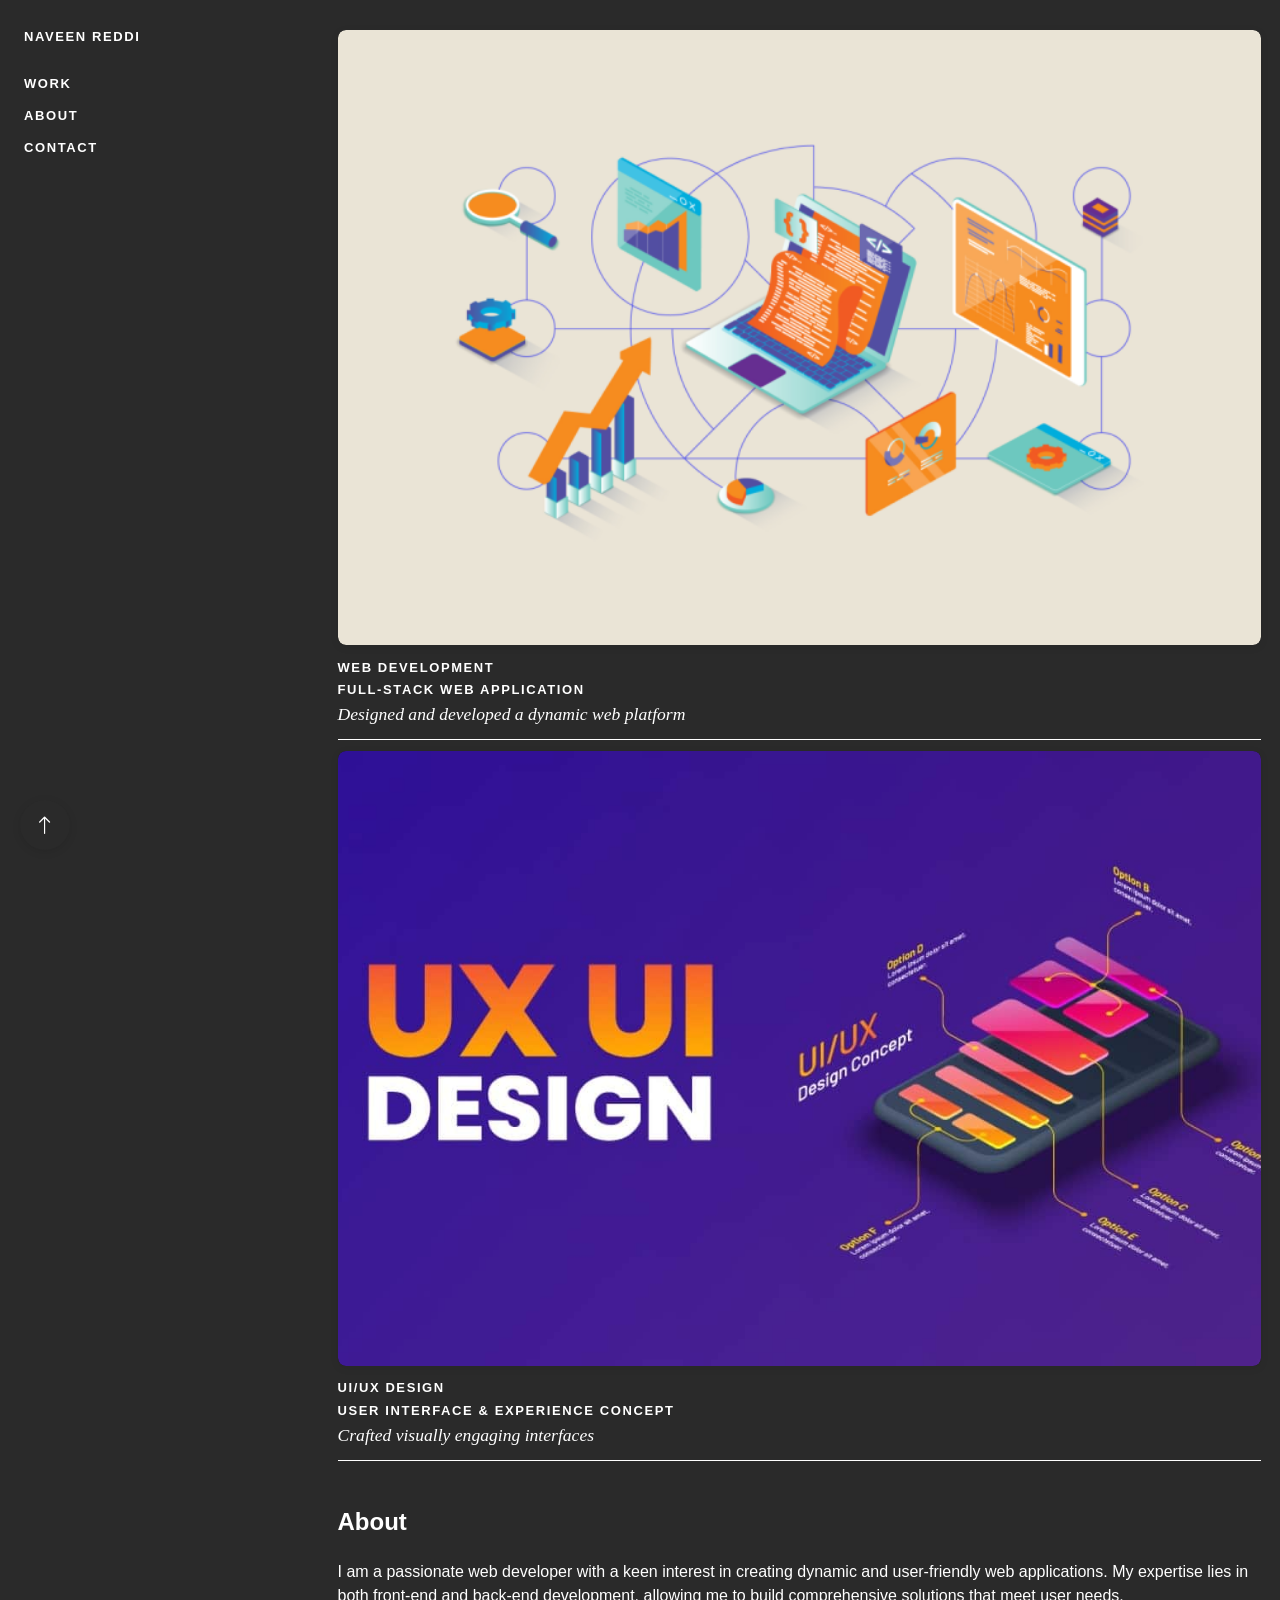
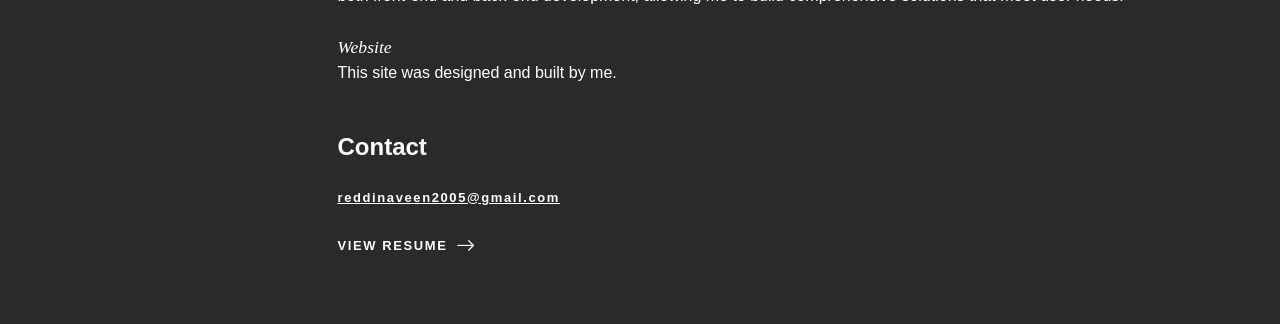
<file: docs/index.html>
<!DOCTYPE html>
<html lang="en">

<head>
    <meta charset="UTF-8" />
    <meta name="viewport" content="width=device-width, initial-scale=1.0" />
    <title>rnav</title>
    <link rel="icon" href="Assets/favicon_io/favicon.ico" type="image/x-icon" />
    <link rel="stylesheet" href="style.css" />
    <link rel="stylesheet" href="https://cdn.jsdelivr.net/npm/bootstrap-icons@1.13.1/font/bootstrap-icons.min.css">
</head>

<body>
    <div class="landing-page">
        <div class="col-1">
            <header>
                <div class="menu" style="padding-left: 5px;">
                    <div class="menu-home">
                        <a href="#">Naveen Reddi</a>
                    </div>
                    <button class="menu-toggle" aria-label="Toggle navigation">
                        <i class="bi bi-list"></i>
                    </button>
                    <ul class="menu-links">
                        <li class="btn"><a class="link-type-menu" href="#work-section">Work</a></li>
                        <li class="btn"><a class="link-type-menu" href="#about-section">About</a></li>
                        <li class="btn"><a class="link-type-menu" href="#contact-section">Contact</a></li>
                    </ul>
                </div>
            </header>
        </div>

        <div class="col-2">
            <!-- Work Section -->
            <div id="work-section">
                <div class="project-card">
                    <div class="project-image" onclick="projects()">
                        <img src="Assets/fill-stack.png" alt="Full-Stack Web App Preview" />
                    </div>
                    <div class="project-info">
                        <div class="project-category" onclick="projects()">Web Development</div>
                        <strong class="project-title" onclick="projects()">Full-Stack Web Application</strong>
                        <h5 class="project-description" onclick="projects()">Designed and developed a dynamic web
                            platform</h5>
                    </div>
                </div>

                <div class="project-card">
                    <div class="project-image" onclick="projects()">
                        <img src="Assets/ui&ux.jpg" alt="UI/UX Design Preview" />
                    </div>
                    <div class="project-info">
                        <div class="project-category" onclick="projects()">UI/UX Design</div>
                        <strong class="project-title" onclick="projects()">User Interface & Experience Concept</strong>
                        <h5 class="project-description" onclick="projects()">Crafted visually engaging interfaces</h5>
                    </div>
                </div>
            </div>

            <!-- About Section -->
            <div id="about-section">
                <h2>About</h2>
                <p>
                    I am a passionate web developer with a keen interest in creating dynamic and user-friendly web
                    applications. My expertise lies in both front-end and back-end development, allowing me to build
                    comprehensive solutions that meet user needs.
                </p>
                <h4 style="padding-top: 10px;">Website</h4>
                <p style="margin: 0;">This site was designed and built by me.</p>
            </div>

            <!-- Contact Section -->
            <div id="contact-section">
                <h2>Contact</h2>
                <div class="contact-section">
                    <a class="email" href="mailto:reddinaveen2005@gmail.com">reddinaveen2005@gmail.com</a>
                </div>
            </div>

            <!-- Resume Section -->
            <div class="resume-section">
                <a class="resume-link" href="Assets/RESUME.pdf" target="_blank">
                    VIEW RESUME
                    <span class="resume-arrow">
                        <i class="bi bi-arrow-right" style="display: flex;"></i>
                    </span>
                </a>
            </div>

        </div>
        <div class="top-scroll" onclick="window.scrollTo({top: 0, behavior: 'smooth'}); return false;">
            <i class="bi bi-arrow-up"></i>
        </div>
    </div>
    <script src="script.js"></script>
</body>

</html>
</file>
<file: docs/style.css>
*,
*::before,
*::after {
    box-sizing: border-box;
}

html {
    box-sizing: border-box;
    color: #ffffff;
    display: block;
    scroll-behavior: smooth;
    overflow-x: hidden;
    overflow-y: auto;
    -webkit-overflow-scrolling: touch;
}

body {
    margin: 0;
    width: 100%;
    background-color: #2a2a2a;
    color: #ffffff;
    font-family: 'Times New Roman', Times, serif;
    padding: 19px;
    font-size: 1rem;
    line-height: 1.5;
    overflow-x: hidden;
    overflow-y: auto;
    width: 100%;
    height: 100%;
    -webkit-font-smoothing: antialiased;
    -moz-osx-font-smoothing: grayscale;
}

.menu-toggle {
    display: none;
    background: none;
    border: none;
    color: #ffffff;
    font-size: 1.5rem;
    cursor: pointer;
    position: fixed;
}


a {
    text-decoration: none;
    color: #ffffff;
    font-weight: 700;
    font-size: 13px;
    letter-spacing: 0.1rem;
    position: relative;
}

a.link-type-menu::after {
    content: "";
    display: block;
    width: 0;
    height: 1px;
    background: #ffffff;
    transition: width 1s;
    position: absolute;
    left: 0;
    bottom: -2px;
}

a.link-type-menu:hover::after {
    width: 100%;
}

ul {
    list-style: none;
    font-family: "montserrat", sans-serif;
    font-weight: 700;
    text-transform: uppercase;
    margin: 1.5rem 0;
    padding: 0;
}

.btn {
    margin-bottom: 0.5rem;
}

.menu-home {
    font-family: "montserrat", sans-serif;
    font-weight: 700;
    text-transform: uppercase;
    font-size: 0.8125rem;
    letter-spacing: 0.1rem;
    margin: 0.5rem 0;
    /* position: fixed;
    top: 0;
    left: 0;
    z-index: 1001;
    padding: 0.5rem 1rem;
    background-color: #2a2a2a;
    color: #ffffff;
    box-shadow: 0 2px 8px rgba(0, 0, 0, 0.1); */
}

.landing-page {
    display: flex;
    flex-direction: row;
    min-height: 100vh;
}

.col-1 {
    width: 25%;
    min-width: 200px;
}

.col-2 {
    width: 75%;
    display: flex;
    flex-direction: column;
    gap: 24px;
    padding: 0 0 3rem 0.5rem;
    cursor: pointer;
}


.project-image {
    width: 100%;
    aspect-ratio: 637 / 424;
    overflow: hidden;
    border-radius: 8px;
    box-shadow: 0 2px 8px rgba(0, 0, 0, 0.08);
    background: #222;
    display: flex;
    align-items: center;
    justify-content: center;
}

.project-image img {
    width: 100%;
    height: 100%;
    object-fit: cover;
    display: block;
    border-radius: 8px;
}

img {
    width: 39.81rem;
    height: 26.5rem;
    object-fit: cover;
    display: block;
    margin: 0 auto;
    border-radius: 8px;
    box-shadow: 0 2px 8px rgba(0, 0, 0, 0.08);
}

h5,
h4 {
    color: #ffffff;
    font-family: "playfair display", serif;
    font-style: italic;
    margin: 0;
    font-weight: 400;
    font-size: 1.1rem;
}

.project-category,
.project-title {
    font-family: "montserrat", sans-serif;
    font-weight: 700;
    text-transform: uppercase;
    font-size: 0.8125rem;
    letter-spacing: 0.1rem;
}

.project-info {
    padding-top: 0.8rem;

}

.project-card {
    padding: 0.7rem 0;
    border-bottom: 1px solid #ffffff;
}

h2,
p {
    font-family: "montserrat", sans-serif;
}

a.email {
    font-family: "montserrat", sans-serif;
    font-size: 0.8125rem;
    color: #ffffff;
    text-decoration: underline;
}

.resume-link {
    display: inline-flex;
    align-items: center;
    gap: 8px;
    color: #fff;
    text-decoration: none;
    font-weight: bold;
    font-family: "montserrat", sans-serif;
    font-size: 0.8125rem;
    letter-spacing: 0.1rem;
}

.resume-arrow {
    display: flex;
    height: 1.2em;
    width: auto;
    transition: transform 0.3s cubic-bezier(.4, 0, .2, 1);
    font-size: 1.2rem;
    align-items: center;
}

.resume-link:hover .resume-arrow,
.resume-link:focus .resume-arrow,
.resume-link:active .resume-arrow {
    transform: translateX(8px);
    /* Moves the arrow 8px to the right */
}

#work-section,
#about-section,
#contact-section {
    transition: all 0.3s ease;
}

.top-scroll {
    position: fixed;
    left: 20px;
    bottom: 50px;
    z-index: 1000;
    background-color: #2a2a2a;
    color: #ffffff;
    padding: 10px 15px;
    border-radius: 50%;
    box-shadow: 0 2px 8px rgba(0, 0, 0, 0.1);
    cursor: pointer;
    transition: background 0.2s;
    font-size: 1.25rem;
}

.top-scroll:hover {
    background-color: #3a3a3a;
}

/* --- MOBILE RESPONSIVE --- */
@media (max-width: 768px) {
    .landing-page {
        flex-direction: column;
    }

    .col-1,
    .col-2 {
        width: 100%;
        min-width: unset;
        padding: 0;
    }

    /* .col-2 {
        padding: 0 1rem 2rem 1rem;
    } */

    header {
        width: 100%;
        /* background: #222;
        padding: 0.5rem 1rem;
        box-sizing: border-box; */
    }

    .menu {
        display: flex;
        flex-direction: row;
        align-items: center;
        justify-content: space-between;
        width: 100%;
        position: relative;
    }

    .menu-home {
        margin: 0;
    }

    .menu-toggle {
        display: block;
        background: none;
        border: none;
        color: #fff;
        font-size: 2rem;
        cursor: pointer;
        margin-left: auto;
        position: static;
    }

    .menu-links {
        display: none;
        flex-direction: column;
        background: #2a2a2a;
        position: absolute;
        top: 100%;
        right: -9%;
        width: 100vw;
        z-index: 1001;
        padding: 0.8rem;
        margin: 0;
    }

    .menu-links.active {
        display: flex;
    }

    .top-scroll {
        position: fixed;
        right: 18px;
        left: auto;
        bottom: 25px;
        z-index: 1000;
        background-color: #2a2a2a;
        color: #ffffff;
        padding: 10px 15px;
        border-radius: 50%;
        box-shadow: 0 2px 8px rgba(0, 0, 0, 0.1);
        transition: background 0.2s;
        font-size: 1rem;
    }
}
</file>
